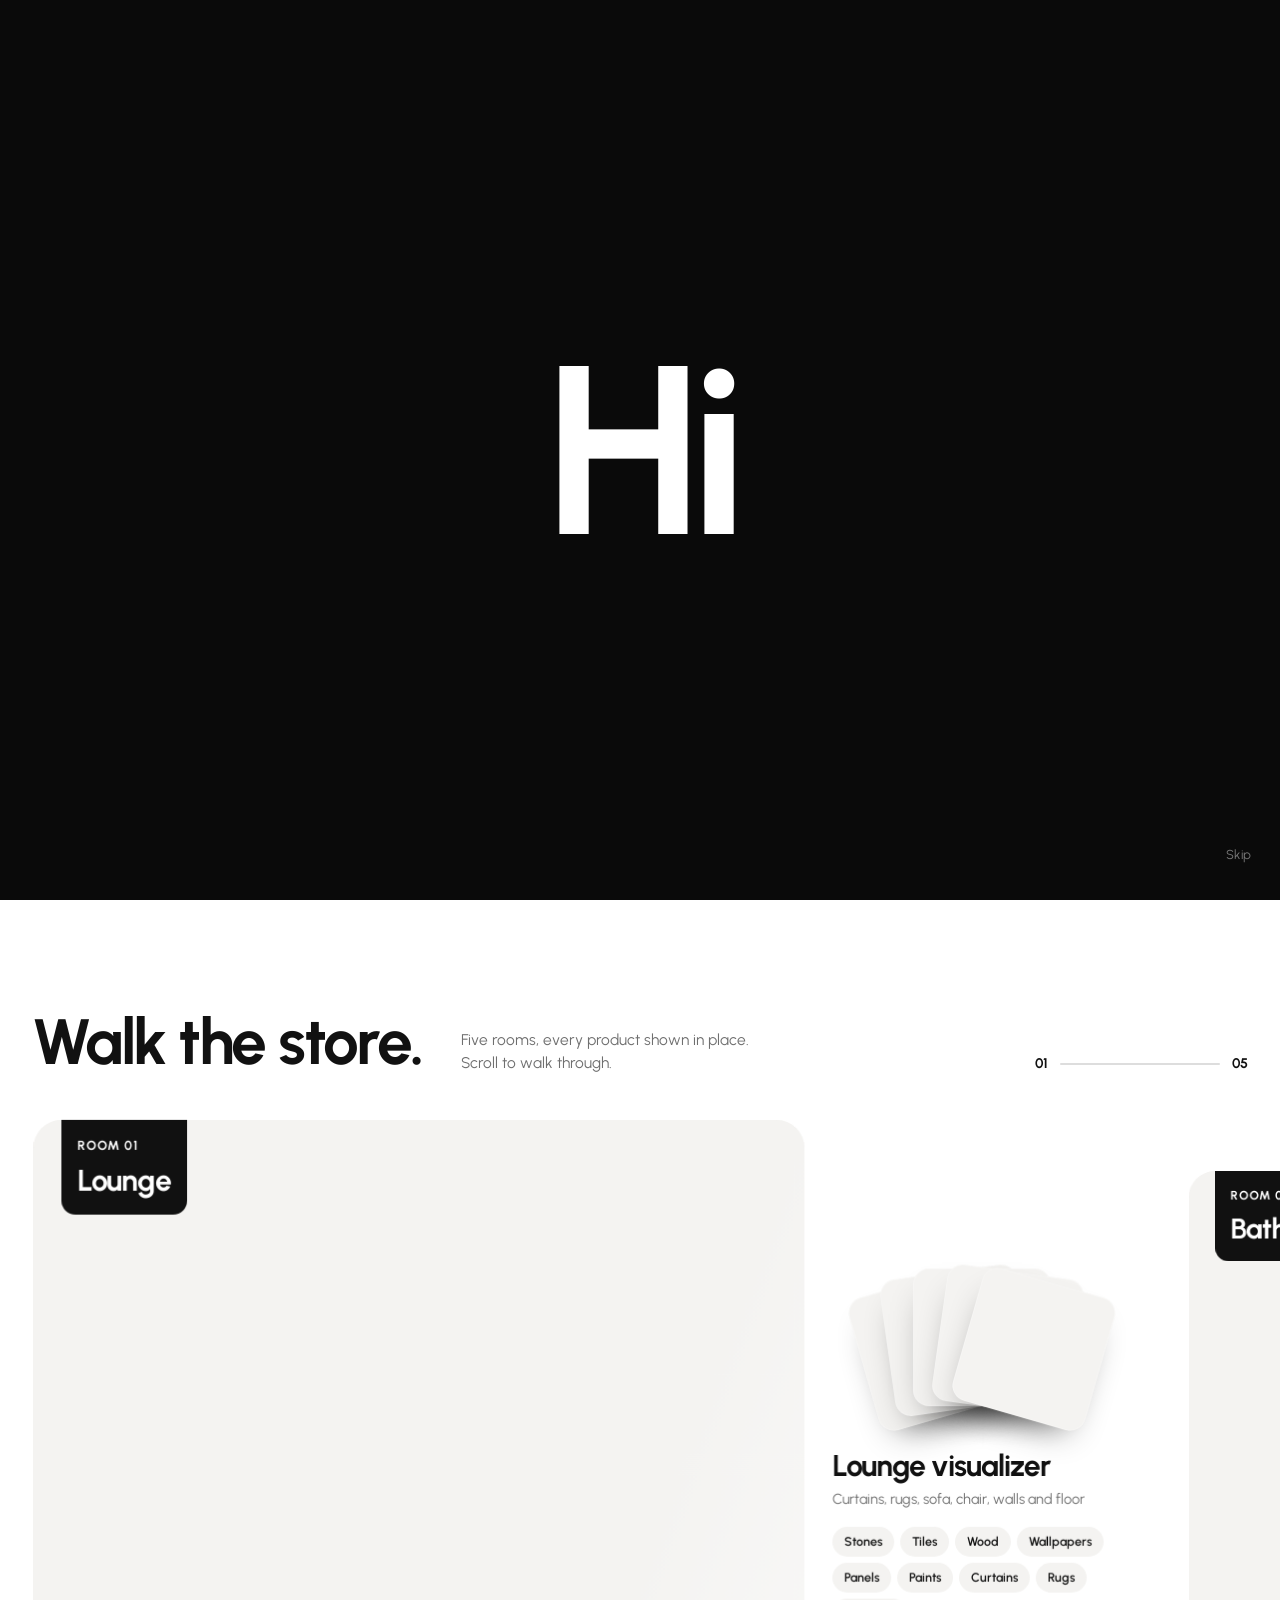
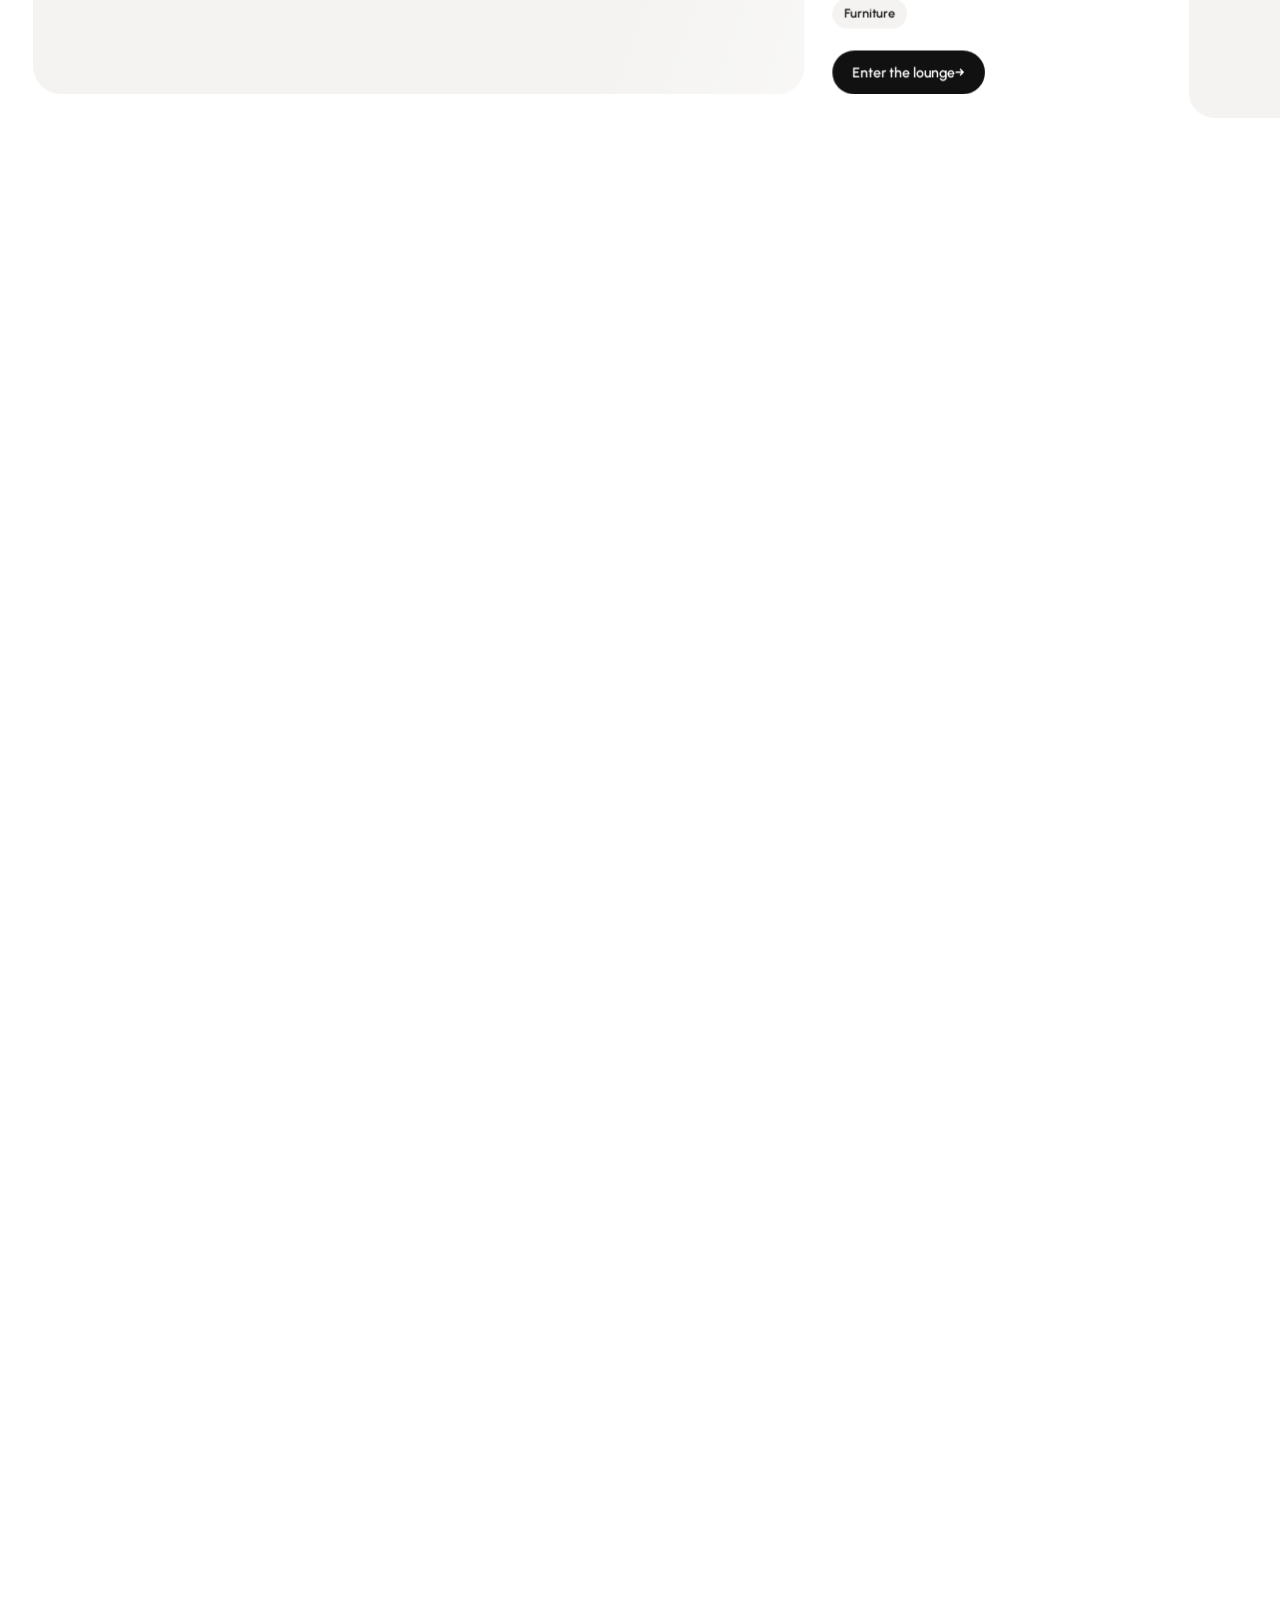
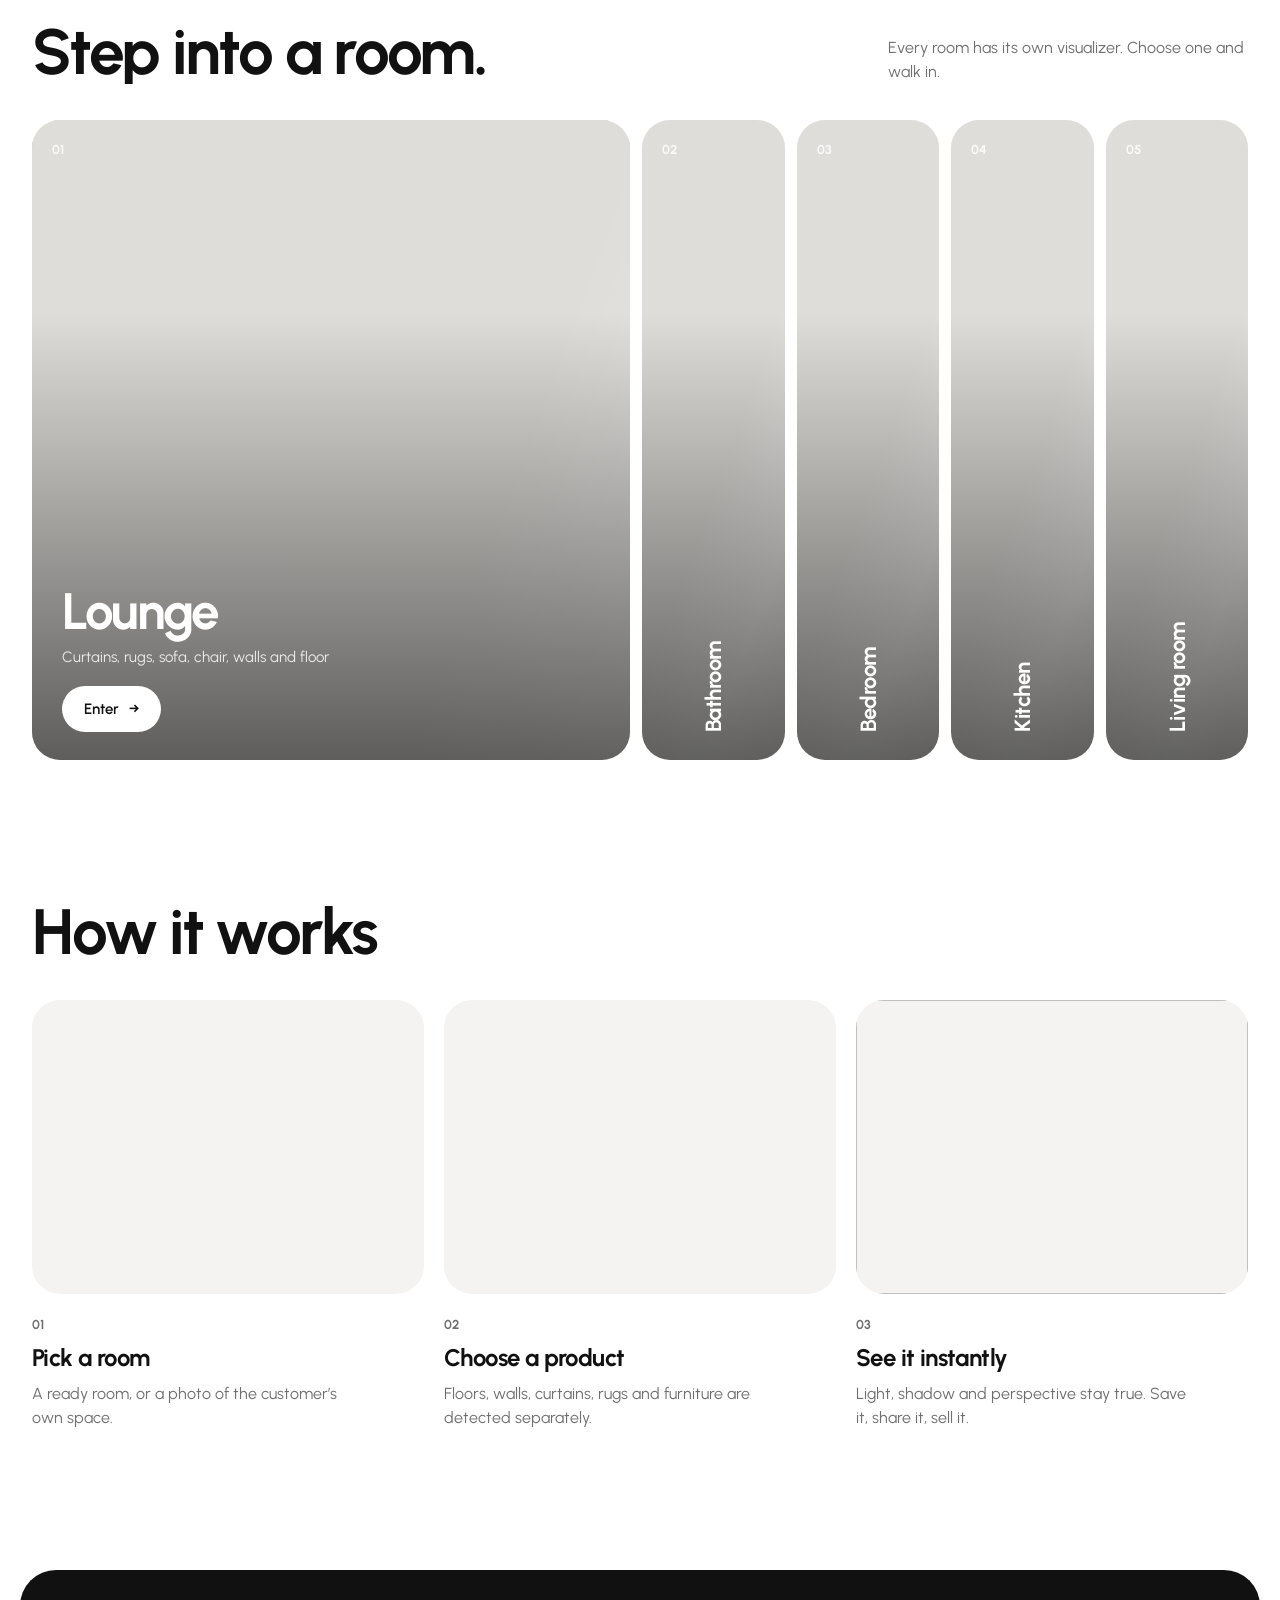
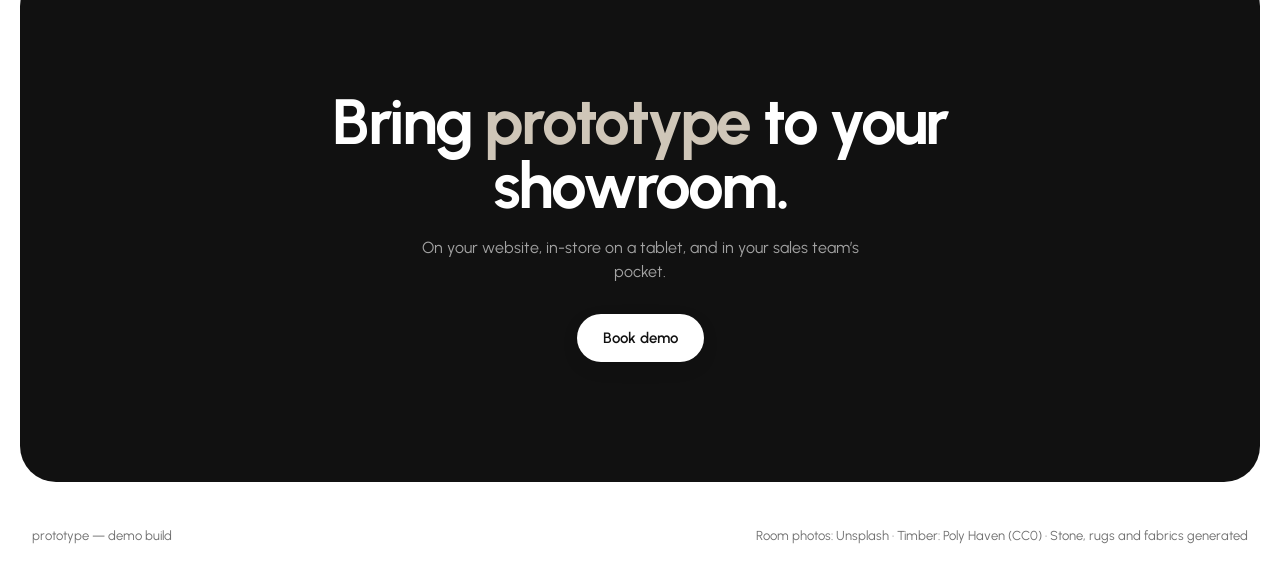
<file: index.html>
<!doctype html>
<html lang="en" data-theme="light">
<head>
<meta charset="utf-8">
<meta name="viewport" content="width=device-width, initial-scale=1">
<title>prototype</title>
<link rel="preconnect" href="https://fonts.googleapis.com">
<link rel="preconnect" href="https://fonts.gstatic.com" crossorigin>
<link href="https://fonts.googleapis.com/css2?family=Urbanist:wght@400;500;600;700;800&display=swap" rel="stylesheet">
<link rel="stylesheet" href="site.css">
</head>
<body class="is-loading">

<!-- intro -->
<div class="intro" id="intro" aria-hidden="true">
  <div class="hi" id="hi">Hi</div>
  <p class="intro-line" id="introLine"><span>this</span> <span>is</span> <span>our</span> <span>prototype</span></p>
  <div class="intro-bar"><i id="introBar"></i></div>
  <button class="intro-skip" id="introSkip">Skip</button>
</div>

<!-- nav -->
<header class="nav" id="nav">
  <div class="nav-in">
    <a class="logo" href="#top" aria-label="prototype home">
      <svg viewBox="0 0 20 24" fill="none"><path d="M2.5 23V10.5a7.5 7.5 0 0 1 15 0V23" stroke="currentColor" stroke-width="4"/></svg>
      <span>prototype</span>
    </a>
    <nav class="menu" id="menu">
      <div class="dd" data-dd="products">
        <button class="dd-btn" aria-expanded="false">Products <svg viewBox="0 0 10 6"><path d="M1 1l4 4 4-4"/></svg></button>
        <div class="dd-panel dd-list" id="ddProducts"></div>
      </div>
      <div class="dd" data-dd="solutions">
        <button class="dd-btn" aria-expanded="false">Solutions <svg viewBox="0 0 10 6"><path d="M1 1l4 4 4-4"/></svg></button>
        <div class="dd-panel dd-mega"><p class="mega-h">Shop by material</p><div class="mega-grid" id="ddSolutions"></div></div>
      </div>
      <a href="#how">How it works</a>
      <a href="#contact">Contact</a>
    </nav>
    <a class="btn btn-dark nav-cta" href="#rooms">Try for free</a>
    <button class="burger" id="burger" aria-label="Open menu"><span></span><span></span></button>
  </div>
</header>
<div class="sheet" id="sheet">
  <div class="sheet-in">
    <p class="mega-h">Room visualizers</p><div class="sheet-list" id="sheetList"></div>
    <a class="btn btn-dark" href="#rooms" data-close>Try for free</a>
  </div>
</div>

<main id="top">
  <!-- hero -->
  <section class="hero" id="hero">
    <div class="hero-media" id="heroMedia">
      <img id="heroA" alt="">
      <img id="heroB" alt="" class="next">
    </div>
    <div class="hero-veil"></div>
    <div class="hero-copy">
      <h1><span class="ln"><span>Show it in their room</span></span><span class="ln"><span>before it’s in their room.</span></span></h1>
      <p>Stones, tiles, wallpapers, panels, paints, curtains, rugs and furniture — previewed in real rooms at true scale, with the room’s own light.</p>
      <div class="hero-ctas">
        <a class="btn btn-light mag" href="#contact">Book demo</a>
        <a class="btn btn-dark mag" href="#rooms">Try our visualizer</a>
      </div>
    </div>
    <div class="now" id="now"><i class="now-sw"></i><div><small>Now showing</small><b id="nowText">—</b></div><svg class="now-ring" viewBox="0 0 24 24"><circle cx="12" cy="12" r="10"/><circle id="nowProg" cx="12" cy="12" r="10" pathLength="1"/></svg></div>
    <a class="hero-down" href="#store">Walk the store <span></span></a>
  </section>

  <!-- the store -->
  <section class="store" id="store">
    <div class="store-pin">
      <div class="store-head">
        <h2 class="rise">Walk the store.</h2>
        <p>Five rooms, every product shown in place. Scroll to walk through.</p>
        <div class="aisle-meter"><span id="aisleNo">01</span><div class="meter"><i id="meter"></i></div><span>05</span></div>
      </div>
      <div class="track" id="track"></div>
    </div>
  </section>

  <!-- pick a room -->
  <section class="pick" id="rooms">
    <div class="wrap">
      <div class="viz-head">
        <h2 class="rise">Step into a room.</h2>
        <p>Every room has its own visualizer. Choose one and walk in.</p>
      </div>
      <div class="doors" id="doors"></div>
    </div>
  </section>

  <!-- how -->
  <section class="how" id="how">
    <div class="wrap">
      <h2 class="rise">How it works</h2>
      <div class="steps">
        <article class="step"><div class="step-media" id="step1"></div><span>01</span><h3>Pick a room</h3><p>A ready room, or a photo of the customer’s own space.</p></article>
        <article class="step"><div class="step-media" id="step2"></div><span>02</span><h3>Choose a product</h3><p>Floors, walls, curtains, rugs and furniture are detected separately.</p></article>
        <article class="step"><div class="step-media ba" id="step3"><img alt=""><img alt=""></div><span>03</span><h3>See it instantly</h3><p>Light, shadow and perspective stay true. Save it, share it, sell it.</p></article>
      </div>
    </div>
  </section>

  <section class="cta" id="contact">
    <div class="cta-in">
      <h2>Bring <em>prototype</em> to your showroom.</h2>
      <p>On your website, in-store on a tablet, and in your sales team’s pocket.</p>
      <a class="btn btn-light mag" href="#top">Book demo</a>
    </div>
  </section>
</main>
<footer class="foot"><span>prototype — demo build</span><span>Room photos: Unsplash · Timber: Poly Haven (CC0) · Stone, rugs and fabrics generated</span></footer>

<div class="cursor" id="cursor">Step in</div>

<script src="engine.js"></script>
<script src="gen.js"></script>
<script src="data.js"></script>
<script src="core.js"></script>
<script src="app.js"></script>
</body>
</html>
</file>
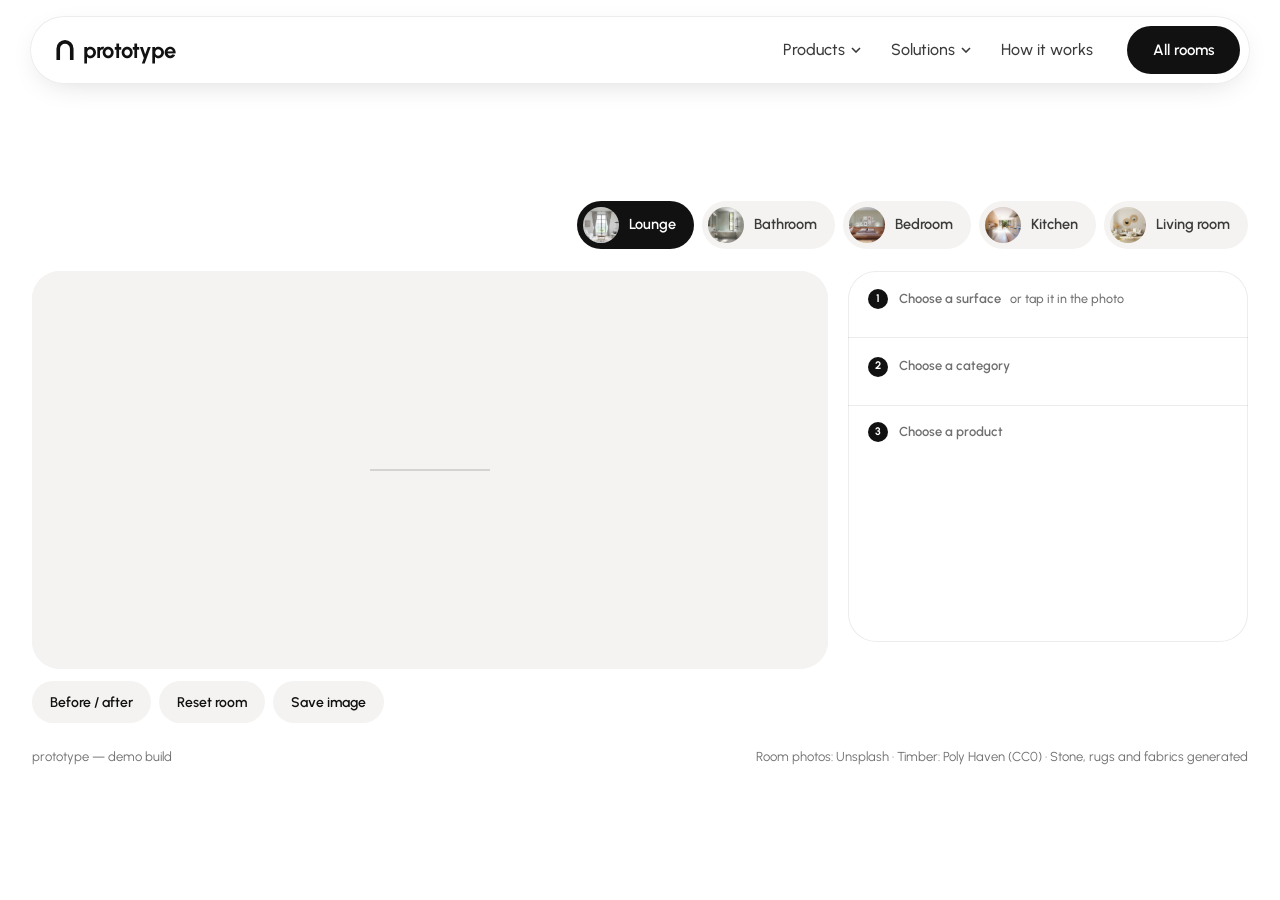
<file: room.html>
<!doctype html>
<html lang="en" data-theme="light">
<head>
<meta charset="utf-8">
<meta name="viewport" content="width=device-width, initial-scale=1">
<title>prototype — visualizer</title>
<link rel="preconnect" href="https://fonts.googleapis.com">
<link rel="preconnect" href="https://fonts.gstatic.com" crossorigin>
<link href="https://fonts.googleapis.com/css2?family=Urbanist:wght@400;500;600;700;800&display=swap" rel="stylesheet">
<link rel="stylesheet" href="site.css">
</head>
<body class="room-page">

<div class="cover" id="cover"><img alt="" id="coverImg"><div class="portal-t"><small>Entering</small><b id="coverName"></b></div></div>

<header class="nav" id="nav">
  <div class="nav-in">
    <a class="logo" href="index.html" aria-label="prototype home">
      <svg viewBox="0 0 20 24" fill="none"><path d="M2.5 23V10.5a7.5 7.5 0 0 1 15 0V23" stroke="currentColor" stroke-width="4"/></svg>
      <span>prototype</span>
    </a>
    <nav class="menu" id="menu">
      <div class="dd">
        <button class="dd-btn" aria-expanded="false">Products <svg viewBox="0 0 10 6"><path d="M1 1l4 4 4-4"/></svg></button>
        <div class="dd-panel dd-list" id="ddProducts"></div>
      </div>
      <div class="dd">
        <button class="dd-btn" aria-expanded="false">Solutions <svg viewBox="0 0 10 6"><path d="M1 1l4 4 4-4"/></svg></button>
        <div class="dd-panel dd-mega"><p class="mega-h">Shop by material</p><div class="mega-grid" id="ddSolutions"></div></div>
      </div>
      <a href="index.html#how">How it works</a>
    </nav>
    <a class="btn btn-dark nav-cta" href="index.html#rooms">All rooms</a>
    <button class="burger" id="burger" aria-label="Open menu"><span></span><span></span></button>
  </div>
</header>
<div class="sheet" id="sheet">
  <div class="sheet-in">
    <p class="mega-h">Room visualizers</p><div class="sheet-list" id="sheetList"></div>
    <a class="btn btn-dark" href="index.html">Home</a>
  </div>
</div>

<main class="rp">
  <div class="wrap">
    <div class="rp-head">
      <div>
        <a class="back" href="index.html#rooms">← All rooms</a>
        <h1 class="rp-title"><span id="rpName">Room</span> visualizer</h1>
        <p id="rpLine"></p>
      </div>
      <div class="rooms" id="rooms"></div>
    </div>
    <div class="app">
      <div class="stage-col">
        <div class="stage" id="stage">
          <div class="stage-inner" id="stageInner">
            <canvas class="gl" id="gl"></canvas>
            <canvas class="ov hover" id="hover"></canvas>
            <canvas class="ov flash" id="flash"></canvas>
            <canvas class="ov prev" id="prev"></canvas>
            <img class="before" id="before" alt="Original room">
            <span class="tag l">Before</span><span class="tag r">After</span>
            <div class="handle" id="handle"><button aria-label="Drag to compare"><svg width="18" height="18" viewBox="0 0 24 24" fill="none" stroke="currentColor" stroke-width="2"><path d="M9 6l-6 6 6 6M15 6l6 6-6 6"/></svg></button></div>
          </div>
          <div class="hint off" id="hint"><span id="hintText"></span></div>
          <div class="stage-load" id="stageLoad"><span></span></div>
        </div>
        <div class="toolbar">
          <button class="tool" id="compareBtn" aria-pressed="false">Before / after</button>
          <button class="tool" id="resetBtn">Reset room</button>
          <button class="tool" id="saveBtn">Save image</button>
          <span class="sp"></span>
          <div class="applied" id="applied"></div>
        </div>
      </div>
      <aside class="panel">
        <div class="p-sec">
          <p class="lbl"><b>1</b> Choose a surface <span>or tap it in the photo</span></p>
          <div class="surfaces" id="surfaces"></div>
        </div>
        <div class="p-sec">
          <p class="lbl"><b>2</b> Choose a category</p>
          <div class="cats" id="cats"></div>
        </div>
        <p class="lbl prod-lbl"><b id="stepNo">3</b> Choose a product</p>
        <div class="products" id="products"></div>
        <div class="p-sec adjust" id="adjust" hidden>
          <div><p class="lbl">Size</p><div class="row" id="sizes"></div></div>
          <div><p class="lbl">Layout</p><div class="row" id="layouts"></div></div>
          <div><p class="lbl">Grout</p><div class="row grout-row"><div class="row" id="gcols"></div><input type="range" id="gw" min="0" max="8" step=".5" aria-label="Grout width"><output id="gwOut"></output></div></div>
          <label class="toggle" id="bookWrap">Bookmatch slabs <button class="switch" id="book" role="switch" aria-checked="false" aria-label="Bookmatch"></button></label>
        </div>
      </aside>
    </div>
  </div>
</main>
<footer class="foot"><span>prototype — demo build</span><span>Room photos: Unsplash · Timber: Poly Haven (CC0) · Stone, rugs and fabrics generated</span></footer>

<script src="engine.js"></script>
<script src="gen.js"></script>
<script src="data.js"></script>
<script src="core.js"></script>
<script src="room.js"></script>
</body>
</html>
</file>
<file: site.css>
:root{
  --bg:#ffffff; --bg-2:#f4f3f1; --bg-3:#ebe9e5; --card:#ffffff; --ink:#111111; --ink-2:#3b3b3b; --muted:#6f6f6f;
  --line:rgba(17,17,17,.08); --line-2:rgba(17,17,17,.14); --glass:rgba(255,255,255,.86);
  --ease:cubic-bezier(.2,.8,.15,1); --ease-io:cubic-bezier(.65,0,.35,1); --r:28px;
}
@media (prefers-color-scheme:dark){
  :root:not([data-theme="light"]){
    --bg:#0f0f0f; --bg-2:#171717; --bg-3:#202020; --card:#161616; --ink:#f2f2f2; --ink-2:#d0d0d0; --muted:#9a9a9a;
    --line:rgba(255,255,255,.08); --line-2:rgba(255,255,255,.16); --glass:rgba(22,22,22,.86);
  }
}
:root[data-theme="dark"]{
  --bg:#0f0f0f; --bg-2:#171717; --bg-3:#202020; --card:#161616; --ink:#f2f2f2; --ink-2:#d0d0d0; --muted:#9a9a9a;
  --line:rgba(255,255,255,.08); --line-2:rgba(255,255,255,.16); --glass:rgba(22,22,22,.86);
}
*{box-sizing:border-box;margin:0;padding:0}
html,body{background:var(--bg);color:var(--ink)}
body{font-family:"Urbanist",system-ui,sans-serif;font-size:16px;line-height:1.5;-webkit-font-smoothing:antialiased;overflow-x:clip}
body.is-loading{overflow:hidden}
button{font:inherit;color:inherit;background:none;border:0;cursor:pointer}
a{color:inherit;text-decoration:none}
img{display:block;max-width:100%}
.wrap{max-width:1280px;margin:0 auto;padding:0 32px}
h2{font-size:clamp(36px,5vw,64px);line-height:1;letter-spacing:-.035em;font-weight:700}
.btn{display:inline-flex;align-items:center;justify-content:center;height:48px;padding:0 26px;border-radius:999px;font-weight:600;font-size:15px;white-space:nowrap;transition:transform .35s var(--ease),background .25s,color .25s}
.btn-dark{background:#111;color:#fff}
.btn-light{background:#fff;color:#111;box-shadow:0 1px 0 rgba(0,0,0,.04),0 6px 24px -10px rgba(0,0,0,.25)}
.btn:active{transform:scale(.97)}

/* ---------- intro ---------- */
.intro{position:fixed;inset:0;z-index:100;background:#0a0a0a;color:#fff;display:grid;place-items:center;transition:transform 1.1s var(--ease-io),border-radius 1.1s var(--ease-io)}
.intro.lift{transform:translateY(-100%);border-radius:0 0 48px 48px}
.intro.gone{display:none}
.hi{font-family:"Urbanist",system-ui,sans-serif;font-weight:700;font-size:clamp(120px,20vw,240px);line-height:1;color:#fff;padding:0 .08em;letter-spacing:-.05em;
  -webkit-mask-image:linear-gradient(90deg,#000 calc(var(--w,0%) - 12%),transparent var(--w,0%));mask-image:linear-gradient(90deg,#000 calc(var(--w,0%) - 12%),transparent var(--w,0%));transition:opacity .6s,transform .9s var(--ease)}
@property --w{syntax:"<percentage>";inherits:false;initial-value:0%}
.intro.draw .hi{animation:write 2.1s cubic-bezier(.55,.1,.35,1) forwards}
@keyframes write{to{--w:114%}}
@keyframes draw{to{stroke-dashoffset:0}}
.intro.hi-out .hi{opacity:0;transform:scale(.94)}
.intro-line{position:absolute;left:0;right:0;top:50%;transform:translateY(-50%);text-align:center;padding:0 20px;font-size:clamp(28px,4.6vw,56px);font-weight:600;letter-spacing:-.03em}
.intro-line span{display:inline-block;opacity:0;transform:translateY(22px);transition:opacity .8s var(--ease),transform .9s var(--ease)}
.intro.say .intro-line span{opacity:1;transform:none}
.intro.say .intro-line span:nth-child(2){transition-delay:.12s}.intro.say .intro-line span:nth-child(3){transition-delay:.24s}.intro.say .intro-line span:nth-child(4){transition-delay:.38s}
.intro-line span:last-child{color:#cfc6b8}
.intro-bar{position:absolute;bottom:48px;left:50%;width:120px;height:2px;margin-left:-60px;background:rgba(255,255,255,.12);border-radius:2px;overflow:hidden;opacity:0;transition:opacity .5s}
.intro.say .intro-bar{opacity:1}
.intro-bar i{display:block;height:100%;width:0;background:#fff;transition:width .6s var(--ease)}
.intro-skip{position:absolute;right:28px;bottom:36px;font-size:13px;color:rgba(255,255,255,.45);letter-spacing:.04em}
.intro-skip:hover{color:#fff}

/* ---------- nav ---------- */
.nav{position:fixed;top:16px;left:0;right:0;z-index:50;padding:0 20px;transition:transform .6s var(--ease)}
.nav.hide{transform:translateY(-140%)}
.nav-in{max-width:1220px;margin:0 auto;height:68px;display:flex;align-items:center;gap:34px;padding:0 10px 0 26px;border-radius:999px;background:var(--glass);
  backdrop-filter:blur(16px) saturate(1.6);-webkit-backdrop-filter:blur(16px) saturate(1.6);box-shadow:0 8px 30px -12px rgba(0,0,0,.18),inset 0 0 0 1px var(--line)}
.logo{display:flex;align-items:center;gap:9px;font-weight:700;font-size:22px;letter-spacing:-.035em}
.logo svg{width:18px;height:22px}
.menu{display:flex;align-items:center;gap:clamp(18px,2.4vw,30px);margin-left:auto;font-size:16px;font-weight:500;color:var(--ink-2)}
.menu>a,.dd-btn{position:relative;display:flex;align-items:center;gap:6px;height:68px}
.dd-btn svg{width:10px;height:6px;stroke:currentColor;stroke-width:1.6;fill:none;transition:transform .35s var(--ease)}
.dd.open .dd-btn svg{transform:rotate(180deg)}
.dd{position:relative}
.dd-panel{position:absolute;top:58px;left:50%;background:var(--card);border-radius:22px;box-shadow:0 30px 60px -20px rgba(0,0,0,.28),inset 0 0 0 1px var(--line);
  opacity:0;visibility:hidden;transform:translate(-50%,10px) scale(.98);transform-origin:top center;transition:opacity .3s,transform .45s var(--ease),visibility .3s}
.dd.open .dd-panel{opacity:1;visibility:visible;transform:translate(-50%,0)}
.dd-list{min-width:250px;padding:10px}
.dd-list button{display:flex;width:100%;align-items:center;gap:12px;padding:11px 14px;border-radius:12px;font-size:15.5px;color:var(--ink);text-align:left;transition:background .2s}
.dd-list button i{width:26px;height:26px;border-radius:7px;background-size:cover;flex:0 0 auto}
.dd-list button:hover{background:var(--bg-2)}
.dd-mega{width:620px;padding:24px 26px 26px}
.mega-h{font-size:14px;color:var(--muted);margin-bottom:16px;font-weight:500}
.mega-grid{display:grid;grid-template-columns:repeat(4,1fr);gap:16px 14px}
.mega-grid button{text-align:center;font-size:15.5px;font-weight:500;color:var(--ink)}
.mega-grid button i{display:block;aspect-ratio:1.08;border-radius:12px;background-size:cover;background-position:center;margin-bottom:8px;transition:transform .5s var(--ease)}
.mega-grid button:hover i{transform:scale(1.04)}
.dd.open .dd-panel button{animation:ddItem .5s var(--ease) both;animation-delay:calc(var(--i)*30ms)}
@keyframes ddItem{from{opacity:0;transform:translateY(6px)}}
.nav-cta{height:48px}
.burger{display:none;width:46px;height:46px;border-radius:50%;background:#111;margin-left:8px;position:relative}
.burger span{position:absolute;left:14px;right:14px;height:2px;background:#fff;transition:transform .4s var(--ease)}
.burger span:first-child{top:18px}.burger span:last-child{top:26px}
.sheet-open .burger span:first-child{transform:translateY(4px) rotate(45deg)}
.sheet-open .burger span:last-child{transform:translateY(-4px) rotate(-45deg)}
.sheet{position:fixed;inset:0;z-index:45;background:var(--bg);padding:104px 20px 30px;clip-path:circle(0 at calc(100% - 46px) 46px);transition:clip-path .8s var(--ease-io);overflow:auto}
.sheet-open .sheet{clip-path:circle(150% at calc(100% - 46px) 46px)}
.sheet-list{display:grid;grid-template-columns:1fr 1fr;gap:14px;margin-bottom:24px}
.sheet-list button{text-align:left;font-size:17px;font-weight:600}
.sheet-list button i{display:block;aspect-ratio:1.4;border-radius:14px;background-size:cover;margin-bottom:8px}
.sheet .btn{width:100%}

/* ---------- hero ---------- */
.hero{position:relative;height:100svh;min-height:640px;overflow:hidden;background:#e9e7e3}
.hero-media{position:absolute;inset:0;transform:scale(1.08);transition:transform 2.2s var(--ease)}
.ready .hero-media{transform:scale(1)}
.hero-media img{position:absolute;inset:0;width:100%;height:100%;object-fit:cover;object-position:50% 46%}
.hero-media img.next{-webkit-mask-image:linear-gradient(100deg,#000 calc(var(--p,0%) - 18%),transparent var(--p,0%));mask-image:linear-gradient(100deg,#000 calc(var(--p,0%) - 18%),transparent var(--p,0%))}
.hero-veil{position:absolute;inset:0;background:radial-gradient(60% 46% at 50% 48%,rgba(255,255,255,.72),rgba(255,255,255,.35) 55%,rgba(255,255,255,0) 80%);pointer-events:none}
.hero-copy{position:relative;z-index:2;height:100%;display:flex;flex-direction:column;align-items:center;justify-content:center;text-align:center;padding:90px 20px 40px;color:#111}
.hero h1{font-size:clamp(40px,6vw,86px);line-height:1;letter-spacing:-.045em;font-weight:700;max-width:1100px}
.ln{display:block;overflow:hidden;padding:.02em 0 .08em}
.ln>span{display:inline-block;transform:translateY(110%)}
.ready .ln>span{transform:none;transition:transform 1.3s var(--ease)}
.ready .ln:nth-child(2)>span{transition-delay:.12s}
.hero-copy p{max-width:600px;margin-top:22px;font-size:18px;color:#3b3b3b;font-weight:500;opacity:0;transform:translateY(14px);transition:opacity 1s .5s,transform 1.2s .5s var(--ease)}
.hero-ctas{display:flex;gap:12px;margin-top:32px;opacity:0;transform:translateY(14px);transition:opacity 1s .65s,transform 1.2s .65s var(--ease)}
.ready .hero-copy p,.ready .hero-ctas{opacity:1;transform:none}
.now{position:absolute;left:24px;bottom:24px;z-index:3;display:flex;align-items:center;gap:12px;padding:8px 14px 8px 8px;border-radius:999px;background:rgba(255,255,255,.9);color:#111;
  backdrop-filter:blur(10px);box-shadow:0 10px 30px -14px rgba(0,0,0,.35);opacity:0;transform:translateY(10px);transition:opacity .8s 1s,transform 1s 1s var(--ease)}
.ready .now{opacity:1;transform:none}
.now-sw{width:38px;height:38px;border-radius:50%;background-size:cover;box-shadow:inset 0 0 0 1px rgba(0,0,0,.08)}
.now small{display:block;font-size:11.5px;color:#7a7a7a;font-weight:600;letter-spacing:.02em}
.now b{display:block;font-size:14.5px;font-weight:600;min-width:180px;transition:opacity .4s}
.now-ring{width:22px;height:22px;margin-left:4px;transform:rotate(-90deg)}
.now-ring circle{fill:none;stroke:#e3e1dd;stroke-width:2.4}
.now-ring #nowProg{stroke:#111;stroke-dasharray:1;stroke-dashoffset:1}
.hero-down{position:absolute;right:24px;bottom:24px;z-index:3;display:flex;align-items:center;gap:12px;height:54px;padding:0 20px;border-radius:999px;background:rgba(255,255,255,.9);backdrop-filter:blur(10px);font-size:14px;font-weight:600;color:#111;box-shadow:0 10px 30px -14px rgba(0,0,0,.35)}
.hero-down span{width:46px;height:1px;background:#111;position:relative;overflow:hidden}
.hero-down span::after{content:"";position:absolute;inset:0;background:#fff;transform:translateX(-100%);animation:sweep 2.2s var(--ease-io) infinite}
@keyframes sweep{60%,100%{transform:translateX(100%)}}

/* ---------- store walk ---------- */
.store{position:relative;height:calc(100vh * 5.2);background:var(--bg)}
.store-pin{position:sticky;top:0;height:100vh;overflow:hidden;display:flex;flex-direction:column;justify-content:center}
.store-head{position:absolute;top:110px;left:max(32px,calc((100vw - 1280px)/2 + 32px));right:32px;display:flex;align-items:end;gap:40px}
.store-head p{max-width:300px;color:var(--muted);font-size:15.5px}
.aisle-meter{margin-left:auto;display:flex;align-items:center;gap:12px;font-size:14px;font-weight:700;font-variant-numeric:tabular-nums}
.meter{width:160px;height:2px;background:var(--line-2);border-radius:2px;overflow:hidden}
.meter i{display:block;height:100%;width:0;background:var(--ink)}
.track{display:flex;gap:28px;padding:0 max(32px,calc((100vw - 1280px)/2 + 32px));margin-top:110px;will-change:transform}
.bay{flex:0 0 min(82vw,1080px);display:grid;grid-template-columns:1fr 240px;gap:22px;align-items:end;transform-origin:center bottom}
.bay-img{position:relative;height:min(60vh,580px);border-radius:var(--r);overflow:hidden;background:var(--bg-2);cursor:none}
.bay-img img{position:absolute;inset:-4% -8%;width:116%;height:108%;object-fit:cover;transition:transform 1.2s var(--ease)}
.bay-img:hover img{transform:scale(1.03)}
.sign{position:absolute;top:0;left:28px;padding:16px 16px 12px;background:#111;color:#fff;border-radius:0 0 14px 14px;font-weight:700;font-size:13px;letter-spacing:.06em;text-transform:uppercase;transform-origin:top center;animation:swing 5s ease-in-out infinite}
.sign b{display:block;font-size:30px;letter-spacing:-.03em;text-transform:none;margin-top:2px}
@keyframes swing{0%,100%{transform:rotate(-1.2deg)}50%{transform:rotate(1.2deg)}}
.bay-side h3{font-size:30px;letter-spacing:-.03em;font-weight:700;line-height:1.05}
.bay-side p{color:var(--muted);font-size:14.5px;margin-top:8px}
.shelf{display:grid;grid-template-columns:1fr 1fr;gap:10px;margin:18px 0}
.shelf button{text-align:left;font-size:12.5px;font-weight:600;color:var(--ink-2)}
.shelf i{display:block;aspect-ratio:1;border-radius:12px;background-size:cover;margin-bottom:6px;box-shadow:0 10px 20px -14px rgba(0,0,0,.5);transition:transform .45s var(--ease)}
.shelf button:hover i{transform:translateY(-4px) rotate(-1.5deg)}
.bay-side .btn{height:44px;font-size:14px;padding:0 20px}
.bay-end{flex:0 0 380px;align-self:center;padding-right:40px}
.bay-end h3{font-size:44px;letter-spacing:-.04em;line-height:1}
.bay-end .btn{margin-top:24px}
.cursor{position:fixed;left:0;top:0;z-index:60;width:92px;height:92px;margin:-46px 0 0 -46px;border-radius:50%;background:#111;color:#fff;display:grid;place-items:center;font-size:13.5px;font-weight:700;
  pointer-events:none;transform:translate(var(--x,-200px),var(--y,-200px)) scale(0);transition:transform .35s var(--ease)}
.cursor.on{transform:translate(var(--x),var(--y)) scale(1)}

/* ---------- visualizer ---------- */
.viz{padding:120px 0 0}
.viz-head,.how h2{margin-bottom:36px}
.viz-head{display:flex;justify-content:space-between;align-items:end;gap:40px}
.viz-head p{max-width:360px;color:var(--muted)}
.app{display:grid;grid-template-columns:minmax(0,1fr) 380px;gap:20px;align-items:start}
.stage-col{min-width:0}
.rooms{display:flex;gap:8px;overflow-x:auto;scrollbar-width:none;margin-bottom:12px}
.rooms::-webkit-scrollbar{display:none}
.room{flex:0 0 auto;display:flex;align-items:center;gap:10px;height:48px;padding:0 18px 0 6px;border-radius:999px;background:var(--bg-2);font-weight:600;font-size:14.5px;color:var(--ink-2);transition:background .3s,color .3s}
.room img{width:36px;height:36px;border-radius:50%;object-fit:cover}
.room[aria-selected="true"]{background:#111;color:#fff}
.stage{position:relative;border-radius:var(--r);overflow:hidden;background:var(--bg-2);user-select:none;-webkit-user-select:none}
.stage-inner{position:relative;margin:0 auto}
.stage canvas,.stage img.before{display:block;width:100%;height:auto}
.stage canvas.gl{cursor:pointer}
.ov,.stage img.before{position:absolute;inset:0;width:100%;height:100%;pointer-events:none}
.ov.prev{-webkit-mask-image:linear-gradient(100deg,transparent calc(var(--p,0%) - 16%),#000 var(--p,0%));mask-image:linear-gradient(100deg,transparent calc(var(--p,0%) - 16%),#000 var(--p,0%))}
.ov.hover{opacity:0;transition:opacity .3s}
.ov.hover.on{opacity:.55}
.ov.flash{opacity:0}
.ov.flash.go{animation:flash 1.5s var(--ease)}
@keyframes flash{0%{opacity:0}20%{opacity:1}65%{opacity:.85}100%{opacity:0}}
.stage img.before{display:none;clip-path:inset(0 calc(100% - var(--split,50%)) 0 0)}
.stage.comparing img.before{display:block}
.handle{position:absolute;top:0;bottom:0;left:var(--split,50%);display:none;z-index:4}
.stage.comparing .handle{display:block}
.handle::before{content:"";position:absolute;top:0;bottom:0;left:-1px;width:2px;background:#fff;box-shadow:0 0 16px rgba(0,0,0,.3)}
.handle button{position:absolute;top:50%;left:0;transform:translate(-50%,-50%);width:46px;height:46px;border-radius:50%;background:#fff;color:#111;display:grid;place-items:center;box-shadow:0 8px 24px -6px rgba(0,0,0,.4);cursor:ew-resize}
.tag{position:absolute;top:16px;z-index:3;font-size:12px;font-weight:700;color:#fff;background:rgba(0,0,0,.45);backdrop-filter:blur(8px);padding:6px 12px;border-radius:999px;display:none}
.stage.comparing .tag{display:block}.tag.l{left:16px}.tag.r{right:16px}
.hint{position:absolute;left:50%;bottom:16px;transform:translateX(-50%);z-index:3;padding:9px 16px;border-radius:999px;background:rgba(255,255,255,.92);color:#111;font-size:13.5px;font-weight:600;box-shadow:0 10px 24px -12px rgba(0,0,0,.4);transition:opacity .4s,transform .5s var(--ease);pointer-events:none;white-space:nowrap}
.hint.off{opacity:0;transform:translate(-50%,8px)}
.stage-load{position:absolute;inset:0;z-index:5;background:var(--bg-2);display:grid;place-items:center;transition:opacity .5s,visibility .5s}
.stage-load.done{opacity:0;visibility:hidden}
.stage-load span{width:120px;height:2px;background:var(--line-2);overflow:hidden;position:relative}
.stage-load span::after{content:"";position:absolute;inset:0;background:var(--ink);transform:translateX(-100%);animation:sweep 1.4s var(--ease-io) infinite}
.toolbar{display:flex;gap:8px;align-items:center;margin-top:12px;flex-wrap:wrap}
.tool{height:42px;padding:0 18px;border-radius:999px;background:var(--bg-2);font-weight:600;font-size:14px;transition:background .25s,color .25s}
.tool:hover{background:var(--bg-3)}
.tool[aria-pressed="true"]{background:#111;color:#fff}
.toolbar .sp{flex:1}
.applied{display:flex;align-items:center;gap:10px;font-size:14px;color:var(--muted);min-width:0}
.applied i{width:28px;height:28px;border-radius:50%;background-size:cover;flex:0 0 auto}
.applied b{color:var(--ink);font-weight:600;white-space:nowrap;overflow:hidden;text-overflow:ellipsis}

.panel{background:var(--card);border-radius:var(--r);box-shadow:inset 0 0 0 1px var(--line);position:sticky;top:100px;max-height:calc(100vh - 116px);display:flex;flex-direction:column;overflow:hidden}
.p-sec{padding:18px 20px}
.p-sec+.p-sec{border-top:1px solid var(--line)}
.lbl{font-size:13px;font-weight:600;color:var(--muted);margin-bottom:10px}
.surfaces{display:flex;flex-wrap:wrap;gap:6px}
.surf{display:inline-flex;align-items:center;gap:8px;height:38px;padding:0 14px 0 5px;border-radius:999px;background:var(--bg-2);font-weight:600;font-size:13.5px;transition:background .3s,color .3s}
.surf i{width:28px;height:28px;border-radius:50%;background-size:cover;background-color:var(--bg-3)}
.surf[aria-pressed="true"]{background:#111;color:#fff}
.cats{display:grid;grid-template-columns:repeat(5,1fr);gap:8px}
.cat{text-align:center;font-size:11.5px;font-weight:600;color:var(--ink-2);transition:opacity .3s}
.cat i{display:block;aspect-ratio:1;border-radius:12px;background-size:cover;background-position:center;margin-bottom:5px;box-shadow:inset 0 0 0 1px var(--line);transition:transform .4s var(--ease),box-shadow .3s}
.cat[aria-selected="true"] i{box-shadow:0 0 0 2px var(--card),0 0 0 4px #111}
.cat.off{opacity:.35}
.cat:hover i{transform:translateY(-2px)}
.products{overflow-y:auto;padding:16px 20px 20px;display:grid;grid-template-columns:1fr 1fr;gap:10px;flex:1;min-height:200px;border-top:1px solid var(--line);scrollbar-width:thin}
.prod{text-align:left;border-radius:16px;padding:6px 6px 10px;transition:background .25s;opacity:0;transform:translateY(10px);animation:cardIn .6s var(--ease) forwards;animation-delay:calc(var(--i)*35ms)}
@keyframes cardIn{to{opacity:1;transform:none}}
.prod:hover{background:var(--bg-2)}
.prod[aria-pressed="true"]{background:var(--bg-2);box-shadow:inset 0 0 0 1.5px #111}
.prod .sw{aspect-ratio:1;border-radius:11px;background-size:cover;background-position:center;background-color:var(--bg-2)}
.prod b{display:block;font-size:13.5px;font-weight:600;margin:8px 4px 0;line-height:1.25}
.prod small{display:block;color:var(--muted);font-size:12px;margin:2px 4px 0}
.adjust{display:grid;gap:14px;border-top:1px solid var(--line)}
.adjust[hidden]{display:none}
.row{display:flex;flex-wrap:wrap;gap:6px;align-items:center}
.chip{height:32px;padding:0 12px;border-radius:999px;background:var(--bg-2);font-size:12.5px;font-weight:600;transition:background .25s,color .25s}
.chip[aria-pressed="true"]{background:#111;color:#fff}
.grout-row{gap:10px;flex-wrap:nowrap}
.grout-row input{flex:1;accent-color:#111;min-width:60px}
.grout-row output{font-size:12.5px;font-weight:600;min-width:40px;text-align:right}
.gcol{width:24px;height:24px;border-radius:50%;box-shadow:inset 0 0 0 1px rgba(0,0,0,.15)}
.gcol[aria-pressed="true"]{box-shadow:0 0 0 2px var(--card),0 0 0 3.5px #111}
.toggle{display:flex;justify-content:space-between;align-items:center;font-size:14px;font-weight:600}
.switch{width:42px;height:24px;border-radius:99px;background:var(--line-2);position:relative;transition:background .3s}
.switch::after{content:"";position:absolute;top:3px;left:3px;width:18px;height:18px;border-radius:50%;background:#fff;box-shadow:0 1px 4px rgba(0,0,0,.25);transition:transform .35s var(--ease)}
.switch[aria-checked="true"]{background:#111}.switch[aria-checked="true"]::after{transform:translateX(18px)}

/* ---------- how ---------- */
.how{padding:140px 0 0}
.steps{display:grid;grid-template-columns:repeat(3,1fr);gap:20px}
.step-media{aspect-ratio:4/3;border-radius:var(--r);overflow:hidden;background:var(--bg-2);position:relative;margin-bottom:18px}
.step span{font-size:13px;font-weight:700;color:var(--muted)}
.step h3{font-size:24px;letter-spacing:-.025em;margin-top:4px}
.step p{color:var(--muted);margin-top:6px;max-width:330px}
#step1{display:grid;grid-template-columns:1fr 1fr;gap:6px;padding:6px}
#step1 img{width:100%;height:100%;object-fit:cover;border-radius:18px;transition:transform .8s var(--ease)}
#step1 img:nth-child(odd){transform:translateY(8px)}
.step:hover #step1 img{transform:none}
#step2{display:grid;place-items:center}
#step2 i{position:absolute;width:42%;aspect-ratio:1;border-radius:16px;background-size:cover;box-shadow:0 20px 40px -20px rgba(0,0,0,.5);transition:transform .8s var(--ease)}
.ba img{position:absolute;inset:0;width:100%;height:100%;object-fit:cover}
.ba img:last-child{clip-path:inset(0 0 0 var(--s,50%));animation:baSweep 6s var(--ease-io) infinite}
@keyframes baSweep{0%,100%{clip-path:inset(0 0 0 78%)}50%{clip-path:inset(0 0 0 22%)}}

/* ---------- cta ---------- */
.cta{padding:140px 20px 20px}
.cta-in{max-width:1280px;margin:0 auto;border-radius:36px;background:#111;color:#fff;padding:120px 30px;text-align:center;overflow:hidden;position:relative}
.cta-in h2{max-width:820px;margin:0 auto}
.cta-in em{font-style:normal;color:#cfc6b8}
.cta-in p{color:#a3a3a3;margin:18px auto 30px;max-width:460px}
.foot{max-width:1280px;margin:0 auto;padding:24px 32px 36px;display:flex;justify-content:space-between;gap:20px;color:var(--muted);font-size:13px;flex-wrap:wrap}

/* reveals */
.rise{overflow:hidden}
.rise .w{display:inline-block;transform:translateY(105%);transition:transform 1.1s var(--ease);transition-delay:calc(var(--i)*60ms)}
.rise.in .w{transform:none}

@media (max-width:920px){
  .menu{display:none}
  .burger{display:block}
  .nav-cta{margin-left:auto}
}
@media (max-width:1100px){
  .app{grid-template-columns:1fr}
  .panel{position:static;max-height:none}
  .products{max-height:460px}
}
@media (max-width:760px){
  .wrap{padding:0 16px}
  .nav{top:10px;padding:0 10px}
  .nav-in{height:58px;padding:0 6px 0 18px;gap:12px}
  .nav-cta{display:none}
  .burger{margin-left:auto}
  .hero{min-height:560px}
  .hero-media img{object-position:50% 50%}
  .hero-copy p{font-size:16px}
  .hero-ctas{flex-direction:column;width:100%;max-width:300px}
  .now{left:12px;right:12px;bottom:12px}
  .now b{min-width:0}
  .hero-down{display:none}
  .store{height:auto;padding:90px 0 0}
  .store-pin{position:static;height:auto;display:block}
  .store-head{position:static;display:block;padding:0 16px}
  .store-head p{margin-top:10px}
  .aisle-meter{display:none}
  .track{margin-top:24px;padding:0 16px;overflow-x:auto;scroll-snap-type:x mandatory;scrollbar-width:none;transform:none!important}
  .track::-webkit-scrollbar{display:none}
  .bay{flex:0 0 86vw;grid-template-columns:1fr;scroll-snap-align:center}
  .bay-img{height:56vw;cursor:auto}
  .bay-end{flex:0 0 70vw}
  .bay-end h3{font-size:32px}
  .viz{padding-top:90px}
  .viz-head{flex-direction:column;align-items:start;gap:12px}
  .cats{grid-template-columns:repeat(5,1fr);gap:6px}
  .cat{font-size:10.5px}
  .tool{padding:0 14px;font-size:13px}
  .applied{width:100%}
  .how{padding-top:90px}
  .steps{grid-template-columns:1fr}
  .cta{padding:90px 10px 10px}
  .cta-in{padding:80px 20px;border-radius:28px}
  .cursor{display:none}
}
@media (prefers-reduced-motion:reduce){
  *,*::before,*::after{animation-duration:.01ms!important;animation-iteration-count:1!important;transition-duration:.01ms!important}
}
.bay-img::before{content:"";position:absolute;inset:0;background:linear-gradient(110deg,transparent 35%,rgba(255,255,255,.55) 50%,transparent 65%) var(--bg-2);background-size:250% 100%;animation:shim 1.5s linear infinite;transition:opacity .6s}
.bay-img.loaded::before{opacity:0;animation:none}
.bay-img img{opacity:0;transition:opacity .8s,transform 1.2s var(--ease)}
.bay-img.loaded img{opacity:1}
@keyframes shim{to{background-position:-150% 0}}
.lbl b{display:inline-grid;place-items:center;width:20px;height:20px;border-radius:50%;background:#111;color:#fff;font-size:11px;margin-right:8px;vertical-align:1px}
.lbl span{font-weight:500;color:var(--muted);margin-left:6px;font-size:12.5px}
.prod-lbl{padding:16px 20px 0;margin:0;border-top:1px solid var(--line)}
.products{border-top:0;padding-top:10px}
.p-sec[hidden]{display:none}
.cats{grid-template-columns:repeat(auto-fill,minmax(64px,1fr))}

.lbl b{display:inline-grid;place-items:center;width:20px;height:20px;border-radius:50%;background:#111;color:#fff;font-size:11px;margin-right:8px;vertical-align:1px}
.lbl span{font-weight:500;color:var(--muted);margin-left:6px;font-size:12.5px}
.prod-lbl{padding:16px 20px 0;margin:0;border-top:1px solid var(--line)}
.products{border-top:0;padding-top:10px}
.p-sec[hidden]{display:none}
.cats{grid-template-columns:repeat(auto-fill,minmax(64px,1fr))}

/* ================= v3: rooms as destinations ================= */
.dd-list a{display:flex;width:100%;align-items:center;gap:12px;padding:10px 14px;border-radius:12px;font-size:15.5px;color:var(--ink);transition:background .2s}
.dd-list a i{width:34px;height:26px;border-radius:7px;background-size:cover;background-position:center;flex:0 0 auto}
.dd-list a:hover{background:var(--bg-2)}
.mega-grid a{text-align:center;font-size:15.5px;font-weight:500;color:var(--ink)}
.mega-grid a i{display:block;aspect-ratio:1.08;border-radius:12px;background-size:cover;background-position:center;margin-bottom:8px;transition:transform .5s var(--ease)}
.mega-grid a:hover i{transform:scale(1.04)}
.dd.open .dd-panel a{animation:ddItem .5s var(--ease) both;animation-delay:calc(var(--i)*30ms)}
.sheet-list a{text-align:left;font-size:17px;font-weight:600}
.sheet-list a i{display:block;aspect-ratio:1.4;border-radius:14px;background-size:cover;background-position:center;margin-bottom:8px}

/* store aisles: one room each, big */
.store{height:calc(100vh * 4.2)}
.bay{flex:0 0 min(86vw,1180px);grid-template-columns:1fr 300px;gap:28px}
.bay-img{display:block;padding:0;height:min(64vh,640px);width:100%;text-align:left}
.bay-img img{position:absolute;inset:-4% -8%;width:116%;height:108%;object-fit:cover;object-position:50% 55%}
.bay-img img.alt{opacity:0;transition:opacity .9s var(--ease)}
.bay-img.loaded:hover img.alt{opacity:1}
.bay-side{display:flex;flex-direction:column;align-items:flex-start}
.bay-fan{width:100%;height:190px;margin-bottom:18px}
.bay-cats{display:flex;flex-wrap:wrap;gap:6px;margin:16px 0 22px}
.bay-cats span{height:30px;padding:0 12px;border-radius:999px;background:var(--bg-2);font-size:12.5px;font-weight:600;display:inline-flex;align-items:center}

/* a shuffling hand of material cards */
.fan{position:relative;display:block}
.fan i,#step2.fan i{position:absolute;left:50%;top:50%;width:min(46%,150px);aspect-ratio:1;margin:0;border-radius:16px;background-size:cover;background-position:center;background-color:var(--bg-2);
  box-shadow:0 18px 34px -16px rgba(0,0,0,.45),inset 0 0 0 1px rgba(255,255,255,.25);
  transform:translate(-50%,-50%) translateX(calc(var(--k)*26px)) translateY(calc(var(--k)*var(--k)*3px)) rotate(calc(var(--k)*8deg));
  transition:transform .8s var(--ease)}
.fan:hover i{transform:translate(-50%,-50%) translateX(calc(var(--k)*48px)) translateY(calc(var(--k)*var(--k)*5px - 6px)) rotate(calc(var(--k)*13deg))}
.fan i.flip{animation:flipCard .7s var(--ease)}
@keyframes flipCard{0%{translate:0 0}45%{translate:0 -70px;scale:1.04}100%{translate:0 0}}
#step2.fan{display:block}
#step2.fan i{width:40%}

/* pick a room: doors */
.pick{padding:140px 0 0}
.doors{display:flex;gap:12px;height:min(72vh,640px)}
.door{position:relative;flex:1;min-width:0;border-radius:var(--r);overflow:hidden;background:var(--bg-2);padding:0;text-align:left;color:#fff;
  transition:flex 1s var(--ease),transform 1s var(--ease),opacity .8s;opacity:0;transform:translateY(60px)}
.doors.in .door{opacity:1;transform:none;transition-delay:calc(var(--n)*90ms),calc(var(--n)*90ms),calc(var(--n)*90ms)}
.doors.in .door.open,.doors.in .door:hover{transition-delay:0s}
.door.open{flex:4.2}
.door-img{position:absolute;inset:0}
.door-img img{position:absolute;inset:0;width:100%;height:100%;object-fit:cover;transform:scale(1.18);transition:transform 1.6s var(--ease),opacity 1.2s var(--ease)}
.door.open .door-img img{transform:scale(1)}
.door-img img.alt{opacity:0}
.door.loaded.open .door-img img.alt{animation:doorSwap 6s 1s var(--ease-io) infinite}
@keyframes doorSwap{0%,35%{opacity:0}50%,85%{opacity:1}100%{opacity:0}}
.door::before{content:"";position:absolute;inset:0;z-index:1;background:linear-gradient(110deg,transparent 35%,rgba(255,255,255,.5) 50%,transparent 65%) var(--bg-3);background-size:250% 100%;animation:shim 1.5s linear infinite;transition:opacity .6s}
.door.loaded::before{opacity:0;animation:none;pointer-events:none}
.door-shade{position:absolute;inset:0;z-index:1;background:linear-gradient(180deg,rgba(0,0,0,.05) 30%,rgba(0,0,0,.6));transition:opacity .8s}
.door-no{position:absolute;z-index:2;top:20px;left:20px;font-size:13px;font-weight:700;opacity:.85}
.door-v{position:absolute;z-index:2;left:50%;bottom:28px;writing-mode:vertical-rl;transform:translateX(-50%) rotate(180deg);font-size:22px;font-weight:700;letter-spacing:-.02em;white-space:nowrap;transition:opacity .4s}
.door.open .door-v{opacity:0}
.door-copy{position:absolute;z-index:2;left:30px;right:30px;bottom:28px;display:block;opacity:0;transform:translateY(24px);transition:opacity .5s,transform .8s var(--ease)}
.door.open .door-copy{opacity:1;transform:none;transition-delay:.25s}
.door-copy b{display:block;font-size:clamp(34px,4vw,56px);font-weight:700;letter-spacing:-.04em;line-height:1}
.door-copy small{display:block;font-size:15px;opacity:.85;margin-top:8px}
.door-copy em{display:inline-flex;align-items:center;gap:10px;margin-top:18px;height:46px;padding:0 22px;border-radius:999px;background:#fff;color:#111;font-style:normal;font-weight:600;font-size:15px}
.door-copy em span{transition:transform .4s var(--ease)}
.door:hover .door-copy em span{transform:translateX(5px)}

/* portal: the chosen room grows to fill the screen, then the room page opens */
.portal,.cover{position:fixed;z-index:200;overflow:hidden;border-radius:var(--r);background:#111}
.portal{transition:left .95s var(--ease-io),top .95s var(--ease-io),width .95s var(--ease-io),height .95s var(--ease-io),border-radius .95s var(--ease-io)}
.portal.go{left:0!important;top:0!important;width:100vw!important;height:100vh!important;border-radius:0}
.portal img,.cover img{position:absolute;inset:0;width:100%;height:100%;object-fit:cover}
.portal img{transition:transform 1.2s var(--ease-io)}
.portal.go img{transform:scale(1.04)}
.portal::after,.cover::after{content:"";position:absolute;inset:0;background:linear-gradient(180deg,rgba(0,0,0,0) 40%,rgba(0,0,0,.55));opacity:0;transition:opacity .8s}
.portal.go::after,.cover.show::after{opacity:1}
.portal-t{position:absolute;z-index:1;left:40px;bottom:40px;color:#fff;overflow:hidden}
.portal-t small{display:block;font-size:14px;font-weight:600;opacity:.8;transform:translateY(120%);transition:transform .8s .35s var(--ease)}
.portal-t b{display:block;font-size:clamp(48px,8vw,120px);font-weight:700;letter-spacing:-.05em;line-height:1;transform:translateY(110%);transition:transform 1s .25s var(--ease)}
.portal.go .portal-t small,.portal.go .portal-t b,.cover.show .portal-t small,.cover.show .portal-t b{transform:none}
.cover{display:none;left:0;top:0;width:100vw;height:100vh;border-radius:0}
.cover.show{display:block}
.cover.fly{transition:left .9s var(--ease-io),top .9s var(--ease-io),width .9s var(--ease-io),height .9s var(--ease-io),border-radius .9s var(--ease-io);border-radius:24px}
.cover.fly::after,.cover.fly .portal-t{opacity:0;transition:opacity .4s}
.cover.done{opacity:0;transition:opacity .5s}

/* room page */
.room-page .rp{padding:118px 0 0}
.rp-head{display:flex;align-items:flex-end;justify-content:space-between;gap:30px;margin-bottom:22px;flex-wrap:wrap}
.back{display:inline-block;font-size:14px;font-weight:600;color:var(--muted);margin-bottom:10px;transition:color .2s,transform .3s var(--ease)}
.back:hover{color:var(--ink);transform:translateX(-3px)}
.rp-title{font-size:clamp(38px,5vw,68px);line-height:1;letter-spacing:-.045em;font-weight:700}
.rp-head p{color:var(--muted);margin-top:10px;font-size:16px}
.rp-head .rooms{margin:0;max-width:100%}
.room-page .rp-head > div:first-child{opacity:0;transform:translateY(16px);transition:opacity .8s .2s,transform 1s .2s var(--ease)}
.room-page.ready .rp-head > div:first-child{opacity:1;transform:none}
.room-page .app{grid-template-columns:minmax(0,1fr) 400px}
.stage{transition:opacity .28s,transform .5s var(--ease),filter .28s}
.stage.leaving{opacity:.35;transform:scale(.985);filter:blur(4px)}

@media (max-width:1100px){ .room-page .app{grid-template-columns:1fr} }
@media (max-width:760px){
  .store{height:auto}
  .bay{flex:0 0 88vw;grid-template-columns:1fr;gap:16px}
  .bay-img{height:64vw}
  .bay-fan{height:150px}
  .pick{padding-top:90px}
  .doors{flex-direction:column;height:auto;gap:10px}
  .door{flex:none;height:110px;transition:height 1s var(--ease),transform 1s var(--ease),opacity .8s}
  .door.open{flex:none;height:min(110vw,480px)}
  .door-v{writing-mode:horizontal-tb;transform:none;left:20px;bottom:auto;top:50%;margin-top:-14px;font-size:24px}
  .door-no{left:auto;right:20px;top:50%;margin-top:-9px}
  .door-copy{left:20px;right:20px;bottom:20px}
  .portal-t{left:20px;bottom:24px}
  .room-page .rp{padding-top:90px}
  .rp-head{gap:16px}
}

/* compositor hints for the scroll-driven store */
.bay,.bay-img img{will-change:transform}
</file>
